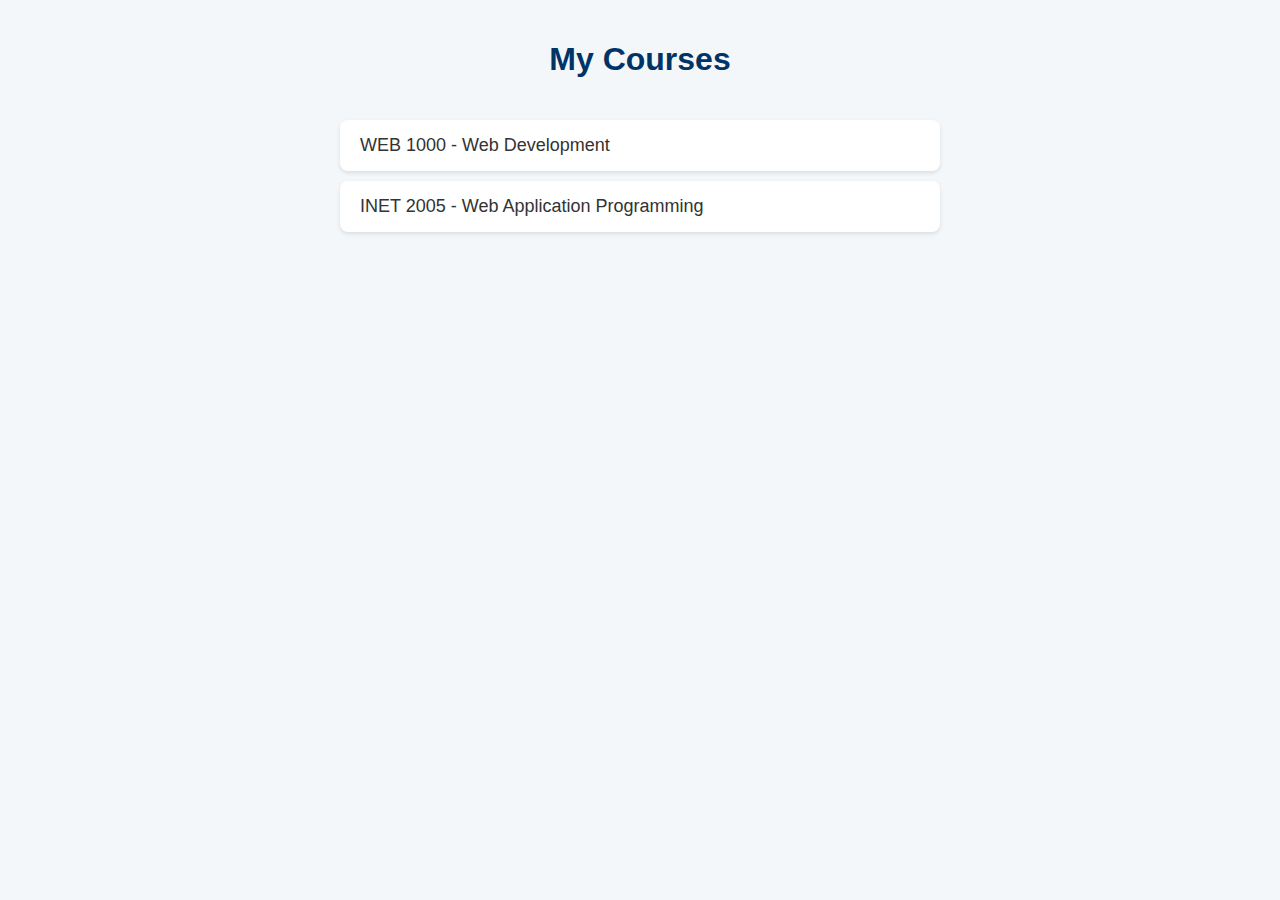
<file: courses/index.html>
<!DOCTYPE html>
<html lang="en">
<head>
    <meta charset="UTF-8">
    <meta name="viewport" content="width=device-width, initial-scale=1.0">
    <title>My Courses</title>

    <style>
        body {
            font-family: Arial, sans-serif;
            background-color: #f4f7fa;
            margin: 0;
            padding: 0;
        }

        h1 {
            text-align: center;
            padding: 20px;
            color: #003366;
        }

        .course-list {
            max-width: 600px;
            margin: 20px auto;
            padding: 0;
            list-style: none;
        }

        .course-list li {
            background-color: white;
            padding: 15px 20px;
            margin: 10px 0;
            border-radius: 8px;
            font-size: 18px;
            color: #333;
            box-shadow: 0 2px 4px rgba(0,0,0,0.1);
            transition: transform 0.25s ease, background-color 0.25s ease;
        }

        .course-list li:hover {
            transform: translateY(-4px);
            background-color: #e8f1ff;
        }
    </style>
</head>
<body>

    <h1>My Courses</h1>

    <ul class="course-list">
        <li>WEB 1000 - Web Development</li>
        <li>INET 2005 - Web Application Programming</li>
    </ul>

</body>
</html>
</file>
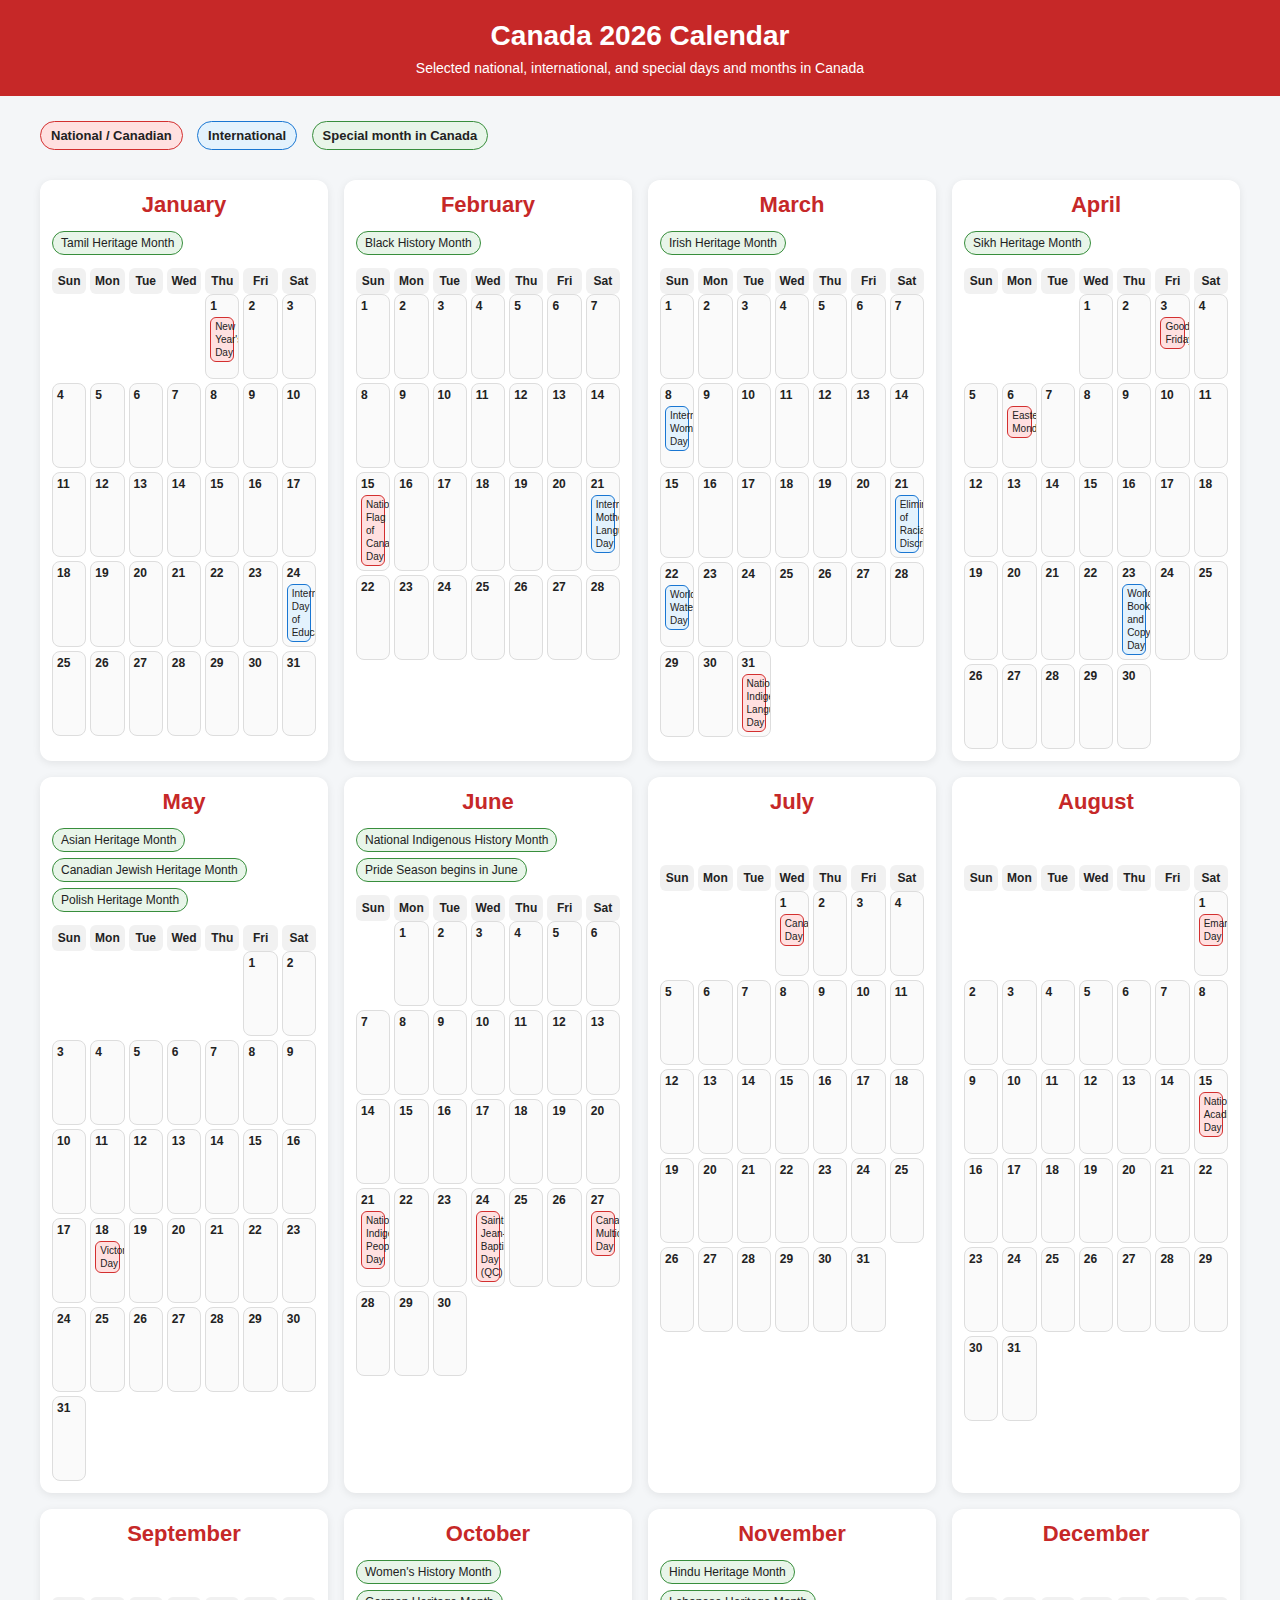
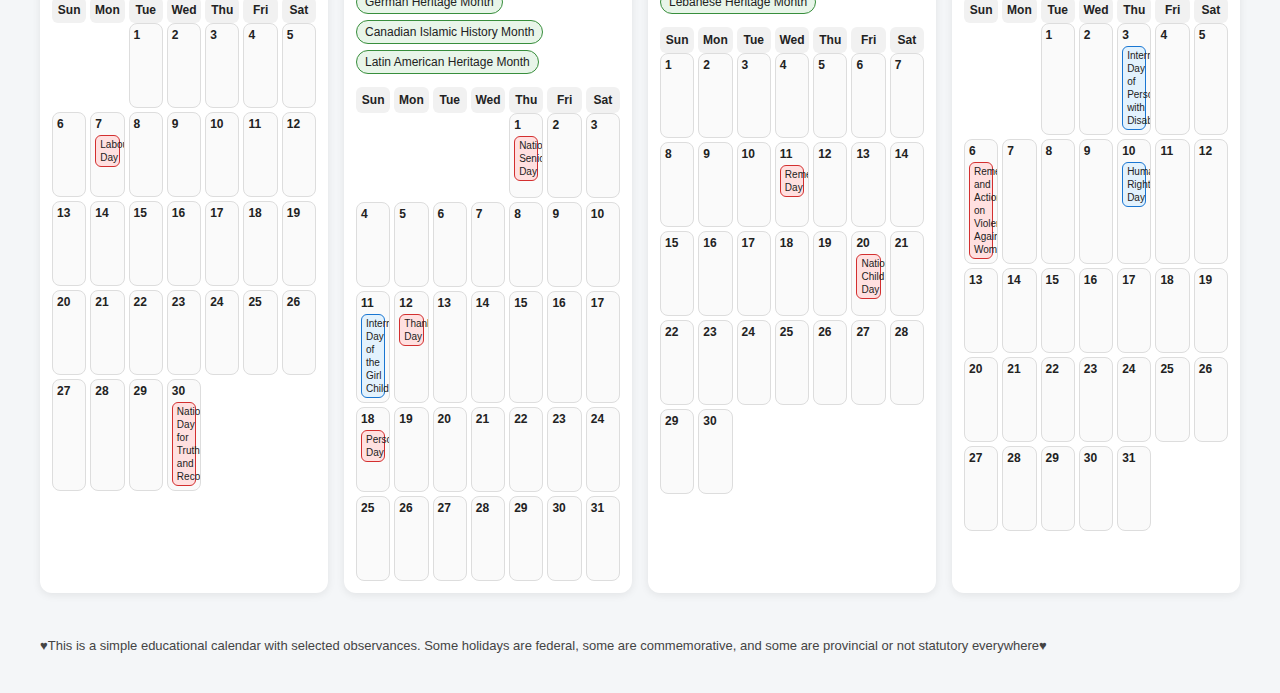
<file: calendar.html>
<!DOCTYPE html>
<html lang="en">
<head>
  <meta charset="UTF-8" />
  <meta name="viewport" content="width=device-width, initial-scale=1.0" />
  <title>Canada 2026 Calendar</title>
  <style>
    body {
      font-family: Arial, sans-serif;
      margin: 0;
      background: #f4f6f8;
      color: #222;
    }

    header {
      background: #c62828;
      color: white;
      padding: 20px;
      text-align: center;
    }

    header h1 {
      margin: 0 0 8px 0;
      font-size: 28px;
    }

    header p {
      margin: 0;
      font-size: 14px;
    }

    .legend {
      max-width: 1200px;
      margin: 20px auto 10px;
      padding: 0 15px;
    }

    .legend span {
      display: inline-block;
      margin: 5px 10px 5px 0;
      padding: 6px 10px;
      border-radius: 20px;
      font-size: 13px;
      font-weight: bold;
    }

    .national {
      background: #ffe0e0;
      border: 1px solid #d32f2f;
    }

    .international {
      background: #e3f2fd;
      border: 1px solid #1976d2;
    }

    .month-tag {
      background: #e8f5e9;
      border: 1px solid #388e3c;
    }

    .calendar {
      max-width: 1200px;
      margin: 0 auto 30px;
      padding: 15px;
      display: grid;
      grid-template-columns: repeat(auto-fit, minmax(280px, 1fr));
      gap: 16px;
    }

    .month {
      background: white;
      border-radius: 12px;
      box-shadow: 0 2px 8px rgba(0,0,0,0.08);
      padding: 12px;
    }

    .month h2 {
      margin: 0 0 10px 0;
      text-align: center;
      color: #c62828;
      font-size: 22px;
    }

    .month-notes {
      margin-bottom: 10px;
      min-height: 30px;
    }

    .month-notes .tag {
      display: inline-block;
      margin: 3px 4px 3px 0;
      padding: 4px 8px;
      border-radius: 14px;
      font-size: 12px;
      background: #e8f5e9;
      border: 1px solid #388e3c;
    }

    .days-header,
    .days-grid {
      display: grid;
      grid-template-columns: repeat(7, 1fr);
      gap: 4px;
    }

    .days-header div {
      text-align: center;
      font-weight: bold;
      font-size: 12px;
      padding: 6px 0;
      background: #f1f1f1;
      border-radius: 6px;
    }

    .day {
      min-height: 75px;
      background: #fafafa;
      border: 1px solid #ddd;
      border-radius: 8px;
      padding: 4px;
      font-size: 12px;
      overflow: hidden;
    }

    .empty {
      background: transparent;
      border: none;
    }

    .date-number {
      font-weight: bold;
      margin-bottom: 4px;
    }

    .event {
      display: block;
      margin-top: 4px;
      padding: 2px 4px;
      border-radius: 6px;
      font-size: 10px;
      line-height: 1.3;
    }

    .event.national {
      background: #ffe0e0;
      border: 1px solid #d32f2f;
    }

    .event.international {
      background: #e3f2fd;
      border: 1px solid #1976d2;
    }

    footer {
      max-width: 1200px;
      margin: 0 auto 40px;
      padding: 0 15px;
      font-size: 13px;
      color: #444;
    }
  </style>
</head>
<body>

  <header>
    <h1>Canada 2026 Calendar</h1>
    <p>Selected national, international, and special days and months in Canada</p>
  </header>

  <div class="legend">
    <span class="national">National / Canadian</span>
    <span class="international">International</span>
    <span class="month-tag">Special month in Canada</span>
  </div>

  <div class="calendar" id="calendar"></div>

  <footer>
    <p>
      ♥This is a simple educational calendar with selected observances.
      Some holidays are federal, some are commemorative, and some are provincial or not statutory everywhere♥
    </p>
  </footer>

  <script>
    const year = 2026;

    const monthNames = [
      "January", "February", "March", "April", "May", "June",
      "July", "August", "September", "October", "November", "December"
    ];

    const dayNames = ["Sun", "Mon", "Tue", "Wed", "Thu", "Fri", "Sat"];

    const monthSpecials = {
      0: ["Tamil Heritage Month"],
      1: ["Black History Month"],
      2: ["Irish Heritage Month"],
      3: ["Sikh Heritage Month"],
      4: ["Asian Heritage Month", "Canadian Jewish Heritage Month", "Polish Heritage Month"],
      5: ["National Indigenous History Month", "Pride Season begins in June"],
      9: ["Women's History Month", "German Heritage Month", "Canadian Islamic History Month", "Latin American Heritage Month"],
      10: ["Hindu Heritage Month", "Lebanese Heritage Month"]
    };

    const events = {
      "2026-01-01": [{ title: "New Year's Day", type: "national" }],
      "2026-01-24": [{ title: "International Day of Education", type: "international" }],

      "2026-02-15": [{ title: "National Flag of Canada Day", type: "national" }],
      "2026-02-21": [{ title: "International Mother Language Day", type: "international" }],

      "2026-03-08": [{ title: "International Women's Day", type: "international" }],
      "2026-03-21": [{ title: "Elimination of Racial Discrimination", type: "international" }],
      "2026-03-22": [{ title: "World Water Day", type: "international" }],
      "2026-03-31": [{ title: "National Indigenous Languages Day", type: "national" }],

      "2026-04-03": [{ title: "Good Friday", type: "national" }],
      "2026-04-06": [{ title: "Easter Monday", type: "national" }],
      "2026-04-23": [{ title: "World Book and Copyright Day", type: "international" }],

      "2026-05-18": [{ title: "Victoria Day", type: "national" }],

      "2026-06-21": [{ title: "National Indigenous Peoples Day", type: "national" }],
      "2026-06-24": [{ title: "Saint-Jean-Baptiste Day (QC)", type: "national" }],
      "2026-06-27": [{ title: "Canadian Multiculturalism Day", type: "national" }],

      "2026-07-01": [{ title: "Canada Day", type: "national" }],

      "2026-08-01": [{ title: "Emancipation Day", type: "national" }],
      "2026-08-15": [{ title: "National Acadian Day", type: "national" }],

      "2026-09-07": [{ title: "Labour Day", type: "national" }],
      "2026-09-30": [{ title: "National Day for Truth and Reconciliation", type: "national" }],

      "2026-10-01": [{ title: "National Seniors Day", type: "national" }],
      "2026-10-11": [{ title: "International Day of the Girl Child", type: "international" }],
      "2026-10-12": [{ title: "Thanksgiving Day", type: "national" }],
      "2026-10-18": [{ title: "Persons Day", type: "national" }],

      "2026-11-11": [{ title: "Remembrance Day", type: "national" }],
      "2026-11-20": [{ title: "National Child Day", type: "national" }],

      "2026-12-03": [{ title: "International Day of Persons with Disabilities", type: "international" }],
      "2026-12-06": [{ title: "Remembrance and Action on Violence Against Women", type: "national" }],
      "2026-12-10": [{ title: "Human Rights Day", type: "international" }]
    };

    const calendar = document.getElementById("calendar");

    function formatDate(y, m, d) {
      const mm = String(m + 1).padStart(2, "0");
      const dd = String(d).padStart(2, "0");
      return `${y}-${mm}-${dd}`;
    }

    function createMonth(monthIndex) {
      const monthDiv = document.createElement("div");
      monthDiv.className = "month";

      const title = document.createElement("h2");
      title.textContent = monthNames[monthIndex];
      monthDiv.appendChild(title);

      const notes = document.createElement("div");
      notes.className = "month-notes";

      if (monthSpecials[monthIndex]) {
        monthSpecials[monthIndex].forEach(item => {
          const tag = document.createElement("span");
          tag.className = "tag";
          tag.textContent = item;
          notes.appendChild(tag);
        });
      }

      monthDiv.appendChild(notes);

      const header = document.createElement("div");
      header.className = "days-header";
      dayNames.forEach(day => {
        const d = document.createElement("div");
        d.textContent = day;
        header.appendChild(d);
      });
      monthDiv.appendChild(header);

      const grid = document.createElement("div");
      grid.className = "days-grid";

      const firstDay = new Date(year, monthIndex, 1).getDay();
      const daysInMonth = new Date(year, monthIndex + 1, 0).getDate();

      for (let i = 0; i < firstDay; i++) {
        const empty = document.createElement("div");
        empty.className = "day empty";
        grid.appendChild(empty);
      }

      for (let day = 1; day <= daysInMonth; day++) {
        const fullDate = formatDate(year, monthIndex, day);

        const dayBox = document.createElement("div");
        dayBox.className = "day";

        const dateNumber = document.createElement("div");
        dateNumber.className = "date-number";
        dateNumber.textContent = day;
        dayBox.appendChild(dateNumber);

        if (events[fullDate]) {
          events[fullDate].forEach(ev => {
            const evDiv = document.createElement("div");
            evDiv.className = `event ${ev.type}`;
            evDiv.textContent = ev.title;
            dayBox.appendChild(evDiv);
          });
        }

        grid.appendChild(dayBox);
      }

      monthDiv.appendChild(grid);
      calendar.appendChild(monthDiv);
    }

    for (let i = 0; i < 12; i++) {
      createMonth(i);
    }
  </script>
</body>
</html>
</file>
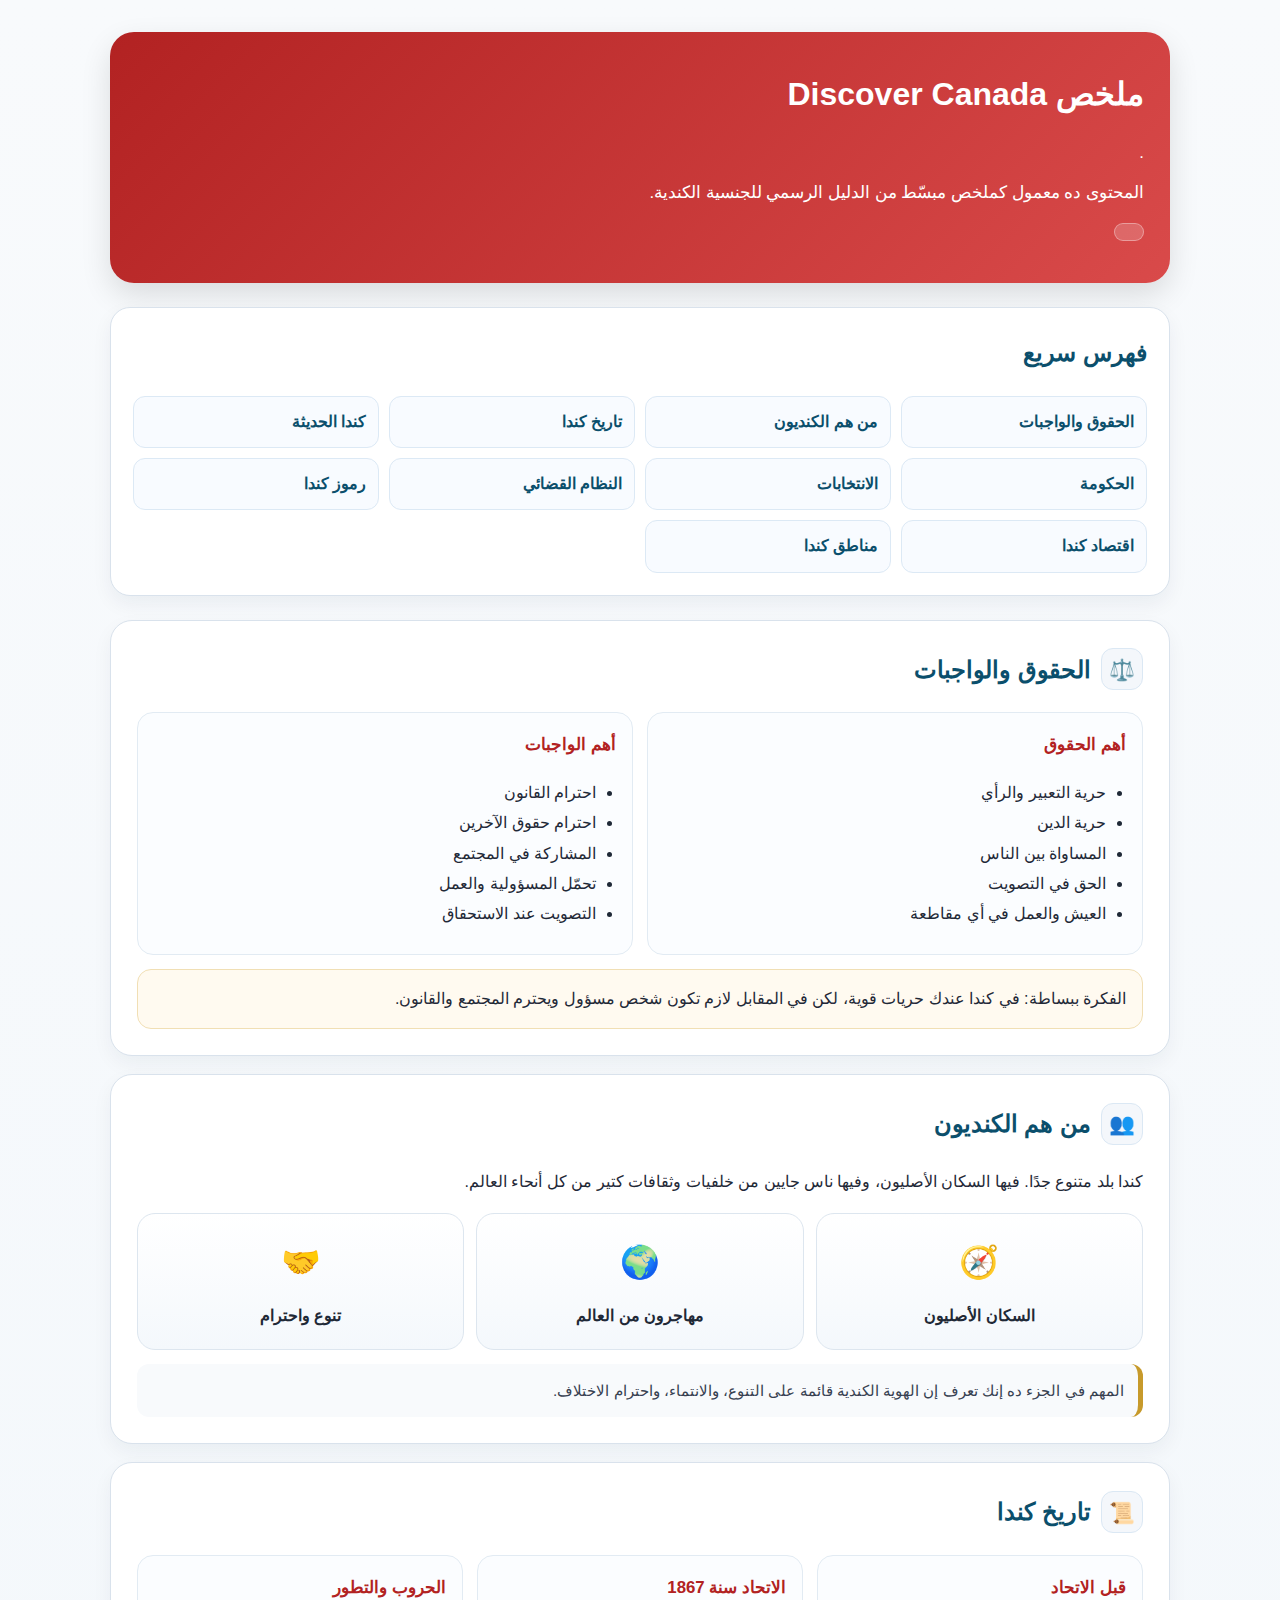
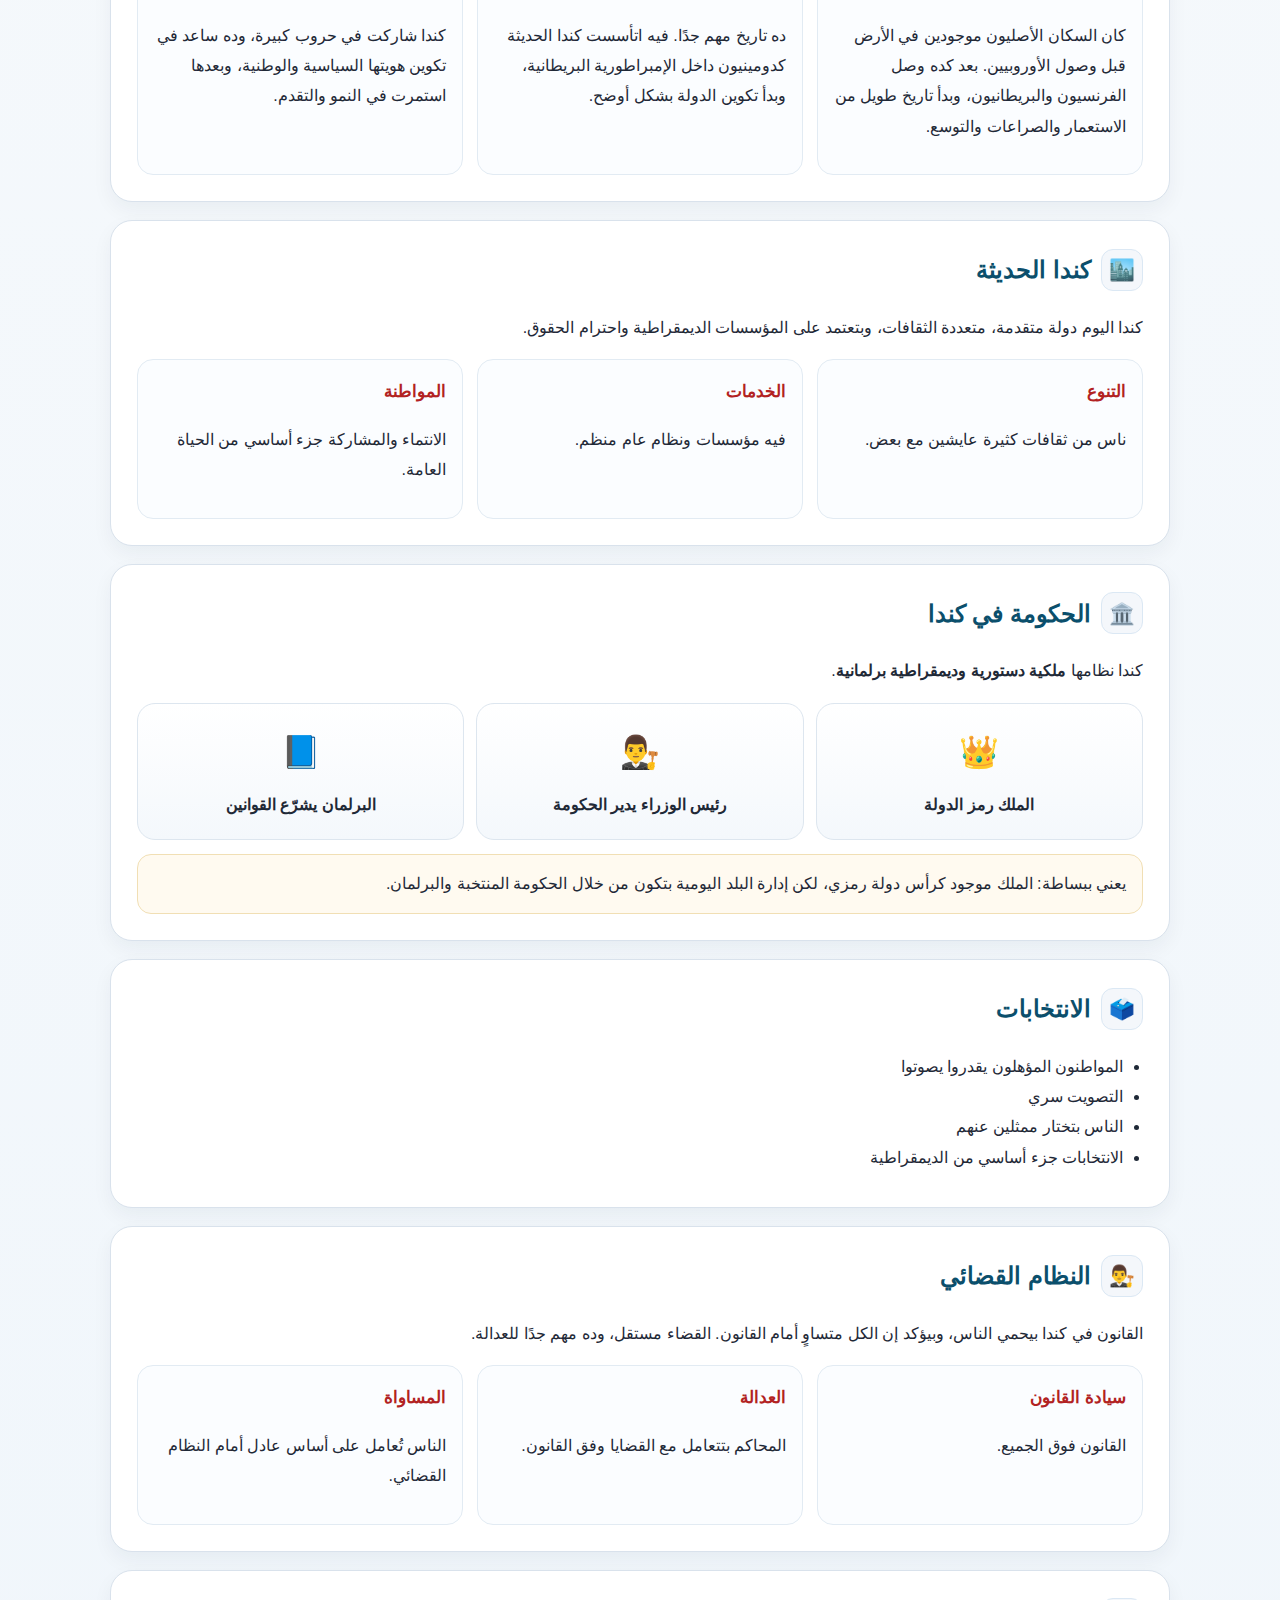
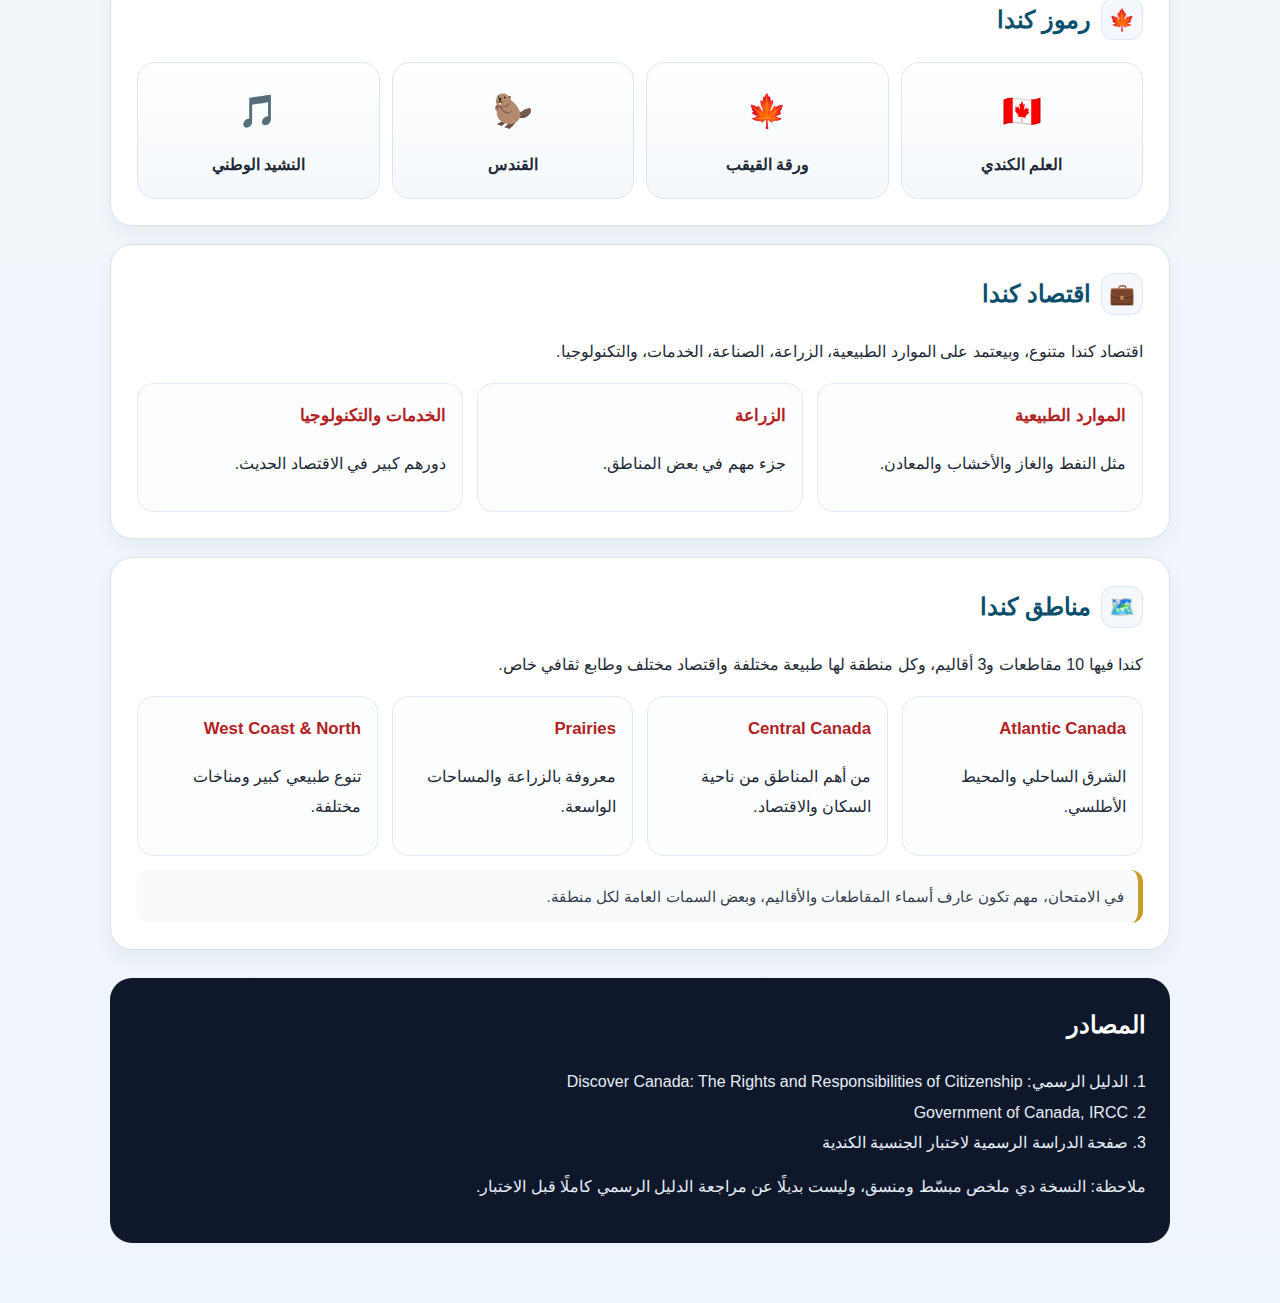
<file: Canada.html>
<!DOCTYPE html>
<html lang="ar" dir="rtl">
<head>
  <meta charset="UTF-8" />
  <meta name="viewport" content="width=device-width, initial-scale=1.0" />
  <title>ملخص Discover Canada</title>
  <style>
    :root{
      --primary:#b22222;
      --secondary:#0b4f6c;
      --accent:#f4f7fb;
      --gold:#c79a2b;
      --text:#1f2937;
      --card:#ffffff;
      --border:#d9e2ec;
    }
    *{box-sizing:border-box}
    body{
      margin:0;
      font-family: "Tahoma","Arial",sans-serif;
      background: linear-gradient(180deg,#f8fafc 0%,#eef5fb 100%);
      color:var(--text);
      line-height:1.9;
    }
    .container{
      max-width:1100px;
      margin:auto;
      padding:32px 20px 60px;
    }
    .hero{
      background: linear-gradient(135deg,var(--primary),#d94a4a);
      color:white;
      border-radius:24px;
      padding:32px 26px;
      box-shadow:0 12px 30px rgba(0,0,0,.12);
      margin-bottom:24px;
    }
    .hero h1{
      margin:0 0 12px;
      font-size:2rem;
    }
    .hero p{
      margin:8px 0;
      font-size:1.05rem;
    }
    .badge{
      display:inline-block;
      background:rgba(255,255,255,.18);
      border:1px solid rgba(255,255,255,.35);
      padding:8px 14px;
      border-radius:999px;
      margin:6px 0 0;
      font-size:.95rem;
    }
    .toc{
      background:var(--card);
      border:1px solid var(--border);
      border-radius:20px;
      padding:22px;
      box-shadow:0 8px 20px rgba(10,30,60,.06);
      margin-bottom:24px;
    }
    .toc h2{
      margin-top:0;
      color:var(--secondary);
    }
    .toc-grid{
      display:grid;
      grid-template-columns:repeat(auto-fit,minmax(220px,1fr));
      gap:10px;
    }
    .toc a{
      text-decoration:none;
      color:var(--secondary);
      background:#f8fbff;
      border:1px solid #dce9f5;
      border-radius:12px;
      padding:10px 12px;
      display:block;
      font-weight:700;
    }
    .section{
      background:var(--card);
      border:1px solid var(--border);
      border-radius:22px;
      padding:26px;
      margin:18px 0;
      box-shadow:0 8px 20px rgba(10,30,60,.05);
    }
    .section h2{
      margin-top:0;
      color:var(--secondary);
      display:flex;
      align-items:center;
      gap:10px;
      font-size:1.5rem;
    }
    .icon{
      width:42px;
      height:42px;
      border-radius:12px;
      display:inline-flex;
      align-items:center;
      justify-content:center;
      background:var(--accent);
      border:1px solid #dbe8f4;
      font-size:1.3rem;
    }
    .grid{
      display:grid;
      grid-template-columns:repeat(auto-fit,minmax(240px,1fr));
      gap:14px;
      margin-top:14px;
    }
    .card{
      background:#fbfdff;
      border:1px solid #e2ebf3;
      border-radius:16px;
      padding:16px;
    }
    .card h3{
      margin-top:0;
      color:var(--primary);
      font-size:1.05rem;
    }
    ul{
      padding-right:20px;
      margin:8px 0;
    }
    .mini{
      background:#fffaf0;
      border:1px solid #f1dfb4;
      padding:14px 16px;
      border-radius:14px;
      margin-top:14px;
    }
    .visual{
      display:flex;
      flex-wrap:wrap;
      gap:12px;
      margin-top:16px;
    }
    .visual-box{
      flex:1 1 180px;
      min-width:180px;
      background:linear-gradient(180deg,#ffffff,#f4f8fc);
      border:1px solid #dde6ef;
      border-radius:18px;
      padding:18px;
      text-align:center;
      font-weight:700;
    }
    .visual-box span{
      display:block;
      font-size:2rem;
      margin-bottom:8px;
    }
    .footer{
      margin-top:28px;
      background:#0f172a;
      color:#e5eef7;
      border-radius:22px;
      padding:24px;
    }
    .footer h2{
      margin-top:0;
      color:#fff;
    }
    .source-list{
      margin:0;
      padding-right:18px;
    }
    .note{
      font-size:.96rem;
      color:#374151;
      background:#f8fafc;
      border-right:5px solid var(--gold);
      padding:12px 14px;
      border-radius:12px;
      margin-top:14px;
    }
    @media (max-width:700px){
      .hero h1{font-size:1.6rem}
      .section{padding:20px}
    }
  </style>
</head>
<body>
  <div class="container">
    <section class="hero">
      <h1>ملخص Discover Canada </h1>
      <p>.</p>
      <p>المحتوى ده معمول كملخص مبسّط من الدليل الرسمي للجنسية الكندية.</p>
      <div class="badge"></div>
    </section>

    <section class="toc">
      <h2>فهرس سريع</h2>
      <div class="toc-grid">
        <a href="#rights">الحقوق والواجبات</a>
        <a href="#people">من هم الكنديون</a>
        <a href="#history">تاريخ كندا</a>
        <a href="#modern">كندا الحديثة</a>
        <a href="#government">الحكومة</a>
        <a href="#elections">الانتخابات</a>
        <a href="#justice">النظام القضائي</a>
        <a href="#symbols">رموز كندا</a>
        <a href="#economy">اقتصاد كندا</a>
        <a href="#regions">مناطق كندا</a>
      </div>
    </section>

    <section class="section" id="rights">
      <h2><span class="icon">⚖️</span> الحقوق والواجبات</h2>
      <div class="grid">
        <div class="card">
          <h3>أهم الحقوق</h3>
          <ul>
            <li>حرية التعبير والرأي</li>
            <li>حرية الدين</li>
            <li>المساواة بين الناس</li>
            <li>الحق في التصويت</li>
            <li>العيش والعمل في أي مقاطعة</li>
          </ul>
        </div>
        <div class="card">
          <h3>أهم الواجبات</h3>
          <ul>
            <li>احترام القانون</li>
            <li>احترام حقوق الآخرين</li>
            <li>المشاركة في المجتمع</li>
            <li>تحمّل المسؤولية والعمل</li>
            <li>التصويت عند الاستحقاق</li>
          </ul>
        </div>
      </div>
      <div class="mini">الفكرة ببساطة: في كندا عندك حريات قوية، لكن في المقابل لازم تكون شخص مسؤول ويحترم المجتمع والقانون.</div>
    </section>

    <section class="section" id="people">
      <h2><span class="icon">👥</span> من هم الكنديون</h2>
      <p>كندا بلد متنوع جدًا. فيها السكان الأصليون، وفيها ناس جايين من خلفيات وثقافات كتير من كل أنحاء العالم.</p>
      <div class="visual">
        <div class="visual-box"><span>🧭</span> السكان الأصليون</div>
        <div class="visual-box"><span>🌍</span> مهاجرون من العالم</div>
        <div class="visual-box"><span>🤝</span> تنوع واحترام</div>
      </div>
      <div class="note">المهم في الجزء ده إنك تعرف إن الهوية الكندية قائمة على التنوع، والانتماء، واحترام الاختلاف.</div>
    </section>

    <section class="section" id="history">
      <h2><span class="icon">📜</span> تاريخ كندا</h2>
      <div class="grid">
        <div class="card">
          <h3>قبل الاتحاد</h3>
          <p>كان السكان الأصليون موجودين في الأرض قبل وصول الأوروبيين. بعد كده وصل الفرنسيون والبريطانيون، وبدأ تاريخ طويل من الاستعمار والصراعات والتوسع.</p>
        </div>
        <div class="card">
          <h3>الاتحاد سنة 1867</h3>
          <p>ده تاريخ مهم جدًا. فيه اتأسست كندا الحديثة كدومينيون داخل الإمبراطورية البريطانية، وبدأ تكوين الدولة بشكل أوضح.</p>
        </div>
        <div class="card">
          <h3>الحروب والتطور</h3>
          <p>كندا شاركت في حروب كبيرة، وده ساعد في تكوين هويتها السياسية والوطنية، وبعدها استمرت في النمو والتقدم.</p>
        </div>
      </div>
    </section>

    <section class="section" id="modern">
      <h2><span class="icon">🏙️</span> كندا الحديثة</h2>
      <p>كندا اليوم دولة متقدمة، متعددة الثقافات، وبتعتمد على المؤسسات الديمقراطية واحترام الحقوق.</p>
      <div class="grid">
        <div class="card"><h3>التنوع</h3><p>ناس من ثقافات كثيرة عايشين مع بعض.</p></div>
        <div class="card"><h3>الخدمات</h3><p>فيه مؤسسات ونظام عام منظم.</p></div>
        <div class="card"><h3>المواطنة</h3><p>الانتماء والمشاركة جزء أساسي من الحياة العامة.</p></div>
      </div>
    </section>

    <section class="section" id="government">
      <h2><span class="icon">🏛️</span> الحكومة في كندا</h2>
      <p>كندا نظامها <strong>ملكية دستورية وديمقراطية برلمانية</strong>.</p>
      <div class="visual">
        <div class="visual-box"><span>👑</span> الملك رمز الدولة</div>
        <div class="visual-box"><span>👨‍⚖️</span> رئيس الوزراء يدير الحكومة</div>
        <div class="visual-box"><span>📘</span> البرلمان يشرّع القوانين</div>
      </div>
      <div class="mini">يعني ببساطة: الملك موجود كرأس دولة رمزي، لكن إدارة البلد اليومية بتكون من خلال الحكومة المنتخبة والبرلمان.</div>
    </section>

    <section class="section" id="elections">
      <h2><span class="icon">🗳️</span> الانتخابات</h2>
      <ul>
        <li>المواطنون المؤهلون يقدروا يصوتوا</li>
        <li>التصويت سري</li>
        <li>الناس بتختار ممثلين عنهم</li>
        <li>الانتخابات جزء أساسي من الديمقراطية</li>
      </ul>
    </section>

    <section class="section" id="justice">
      <h2><span class="icon">👨‍⚖️</span> النظام القضائي</h2>
      <p>القانون في كندا بيحمي الناس، وبيؤكد إن الكل متساوٍ أمام القانون. القضاء مستقل، وده مهم جدًا للعدالة.</p>
      <div class="grid">
        <div class="card"><h3>سيادة القانون</h3><p>القانون فوق الجميع.</p></div>
        <div class="card"><h3>العدالة</h3><p>المحاكم بتتعامل مع القضايا وفق القانون.</p></div>
        <div class="card"><h3>المساواة</h3><p>الناس تُعامل على أساس عادل أمام النظام القضائي.</p></div>
      </div>
    </section>

    <section class="section" id="symbols">
      <h2><span class="icon">🍁</span> رموز كندا</h2>
      <div class="visual">
        <div class="visual-box"><span>🇨🇦</span> العلم الكندي</div>
        <div class="visual-box"><span>🍁</span> ورقة القيقب</div>
        <div class="visual-box"><span>🦫</span> القندس</div>
        <div class="visual-box"><span>🎵</span> النشيد الوطني</div>
      </div>
    </section>

    <section class="section" id="economy">
      <h2><span class="icon">💼</span> اقتصاد كندا</h2>
      <p>اقتصاد كندا متنوع، وبيعتمد على الموارد الطبيعية، الزراعة، الصناعة، الخدمات، والتكنولوجيا.</p>
      <div class="grid">
        <div class="card"><h3>الموارد الطبيعية</h3><p>مثل النفط والغاز والأخشاب والمعادن.</p></div>
        <div class="card"><h3>الزراعة</h3><p>جزء مهم في بعض المناطق.</p></div>
        <div class="card"><h3>الخدمات والتكنولوجيا</h3><p>دورهم كبير في الاقتصاد الحديث.</p></div>
      </div>
    </section>

    <section class="section" id="regions">
      <h2><span class="icon">🗺️</span> مناطق كندا</h2>
      <p>كندا فيها 10 مقاطعات و3 أقاليم، وكل منطقة لها طبيعة مختلفة واقتصاد مختلف وطابع ثقافي خاص.</p>
      <div class="grid">
        <div class="card"><h3>Atlantic Canada</h3><p>الشرق الساحلي والمحيط الأطلسي.</p></div>
        <div class="card"><h3>Central Canada</h3><p>من أهم المناطق من ناحية السكان والاقتصاد.</p></div>
        <div class="card"><h3>Prairies</h3><p>معروفة بالزراعة والمساحات الواسعة.</p></div>
        <div class="card"><h3>West Coast & North</h3><p>تنوع طبيعي كبير ومناخات مختلفة.</p></div>
      </div>
      <div class="note">في الامتحان، مهم تكون عارف أسماء المقاطعات والأقاليم، وبعض السمات العامة لكل منطقة.</div>
    </section>

    <section class="footer">
      <h2>المصادر</h2>
      <ol class="source-list">
        <li>الدليل الرسمي: Discover Canada: The Rights and Responsibilities of Citizenship</li>
        <li>Government of Canada, IRCC</li>
        <li>صفحة الدراسة الرسمية لاختبار الجنسية الكندية</li>
      </ol>
      <p style="margin-top:14px;">ملاحظة: النسخة دي ملخص مبسّط ومنسق، وليست بديلًا عن مراجعة الدليل الرسمي كاملًا قبل الاختبار.</p>
    </section>
  </div>
</body>
</html>
</file>
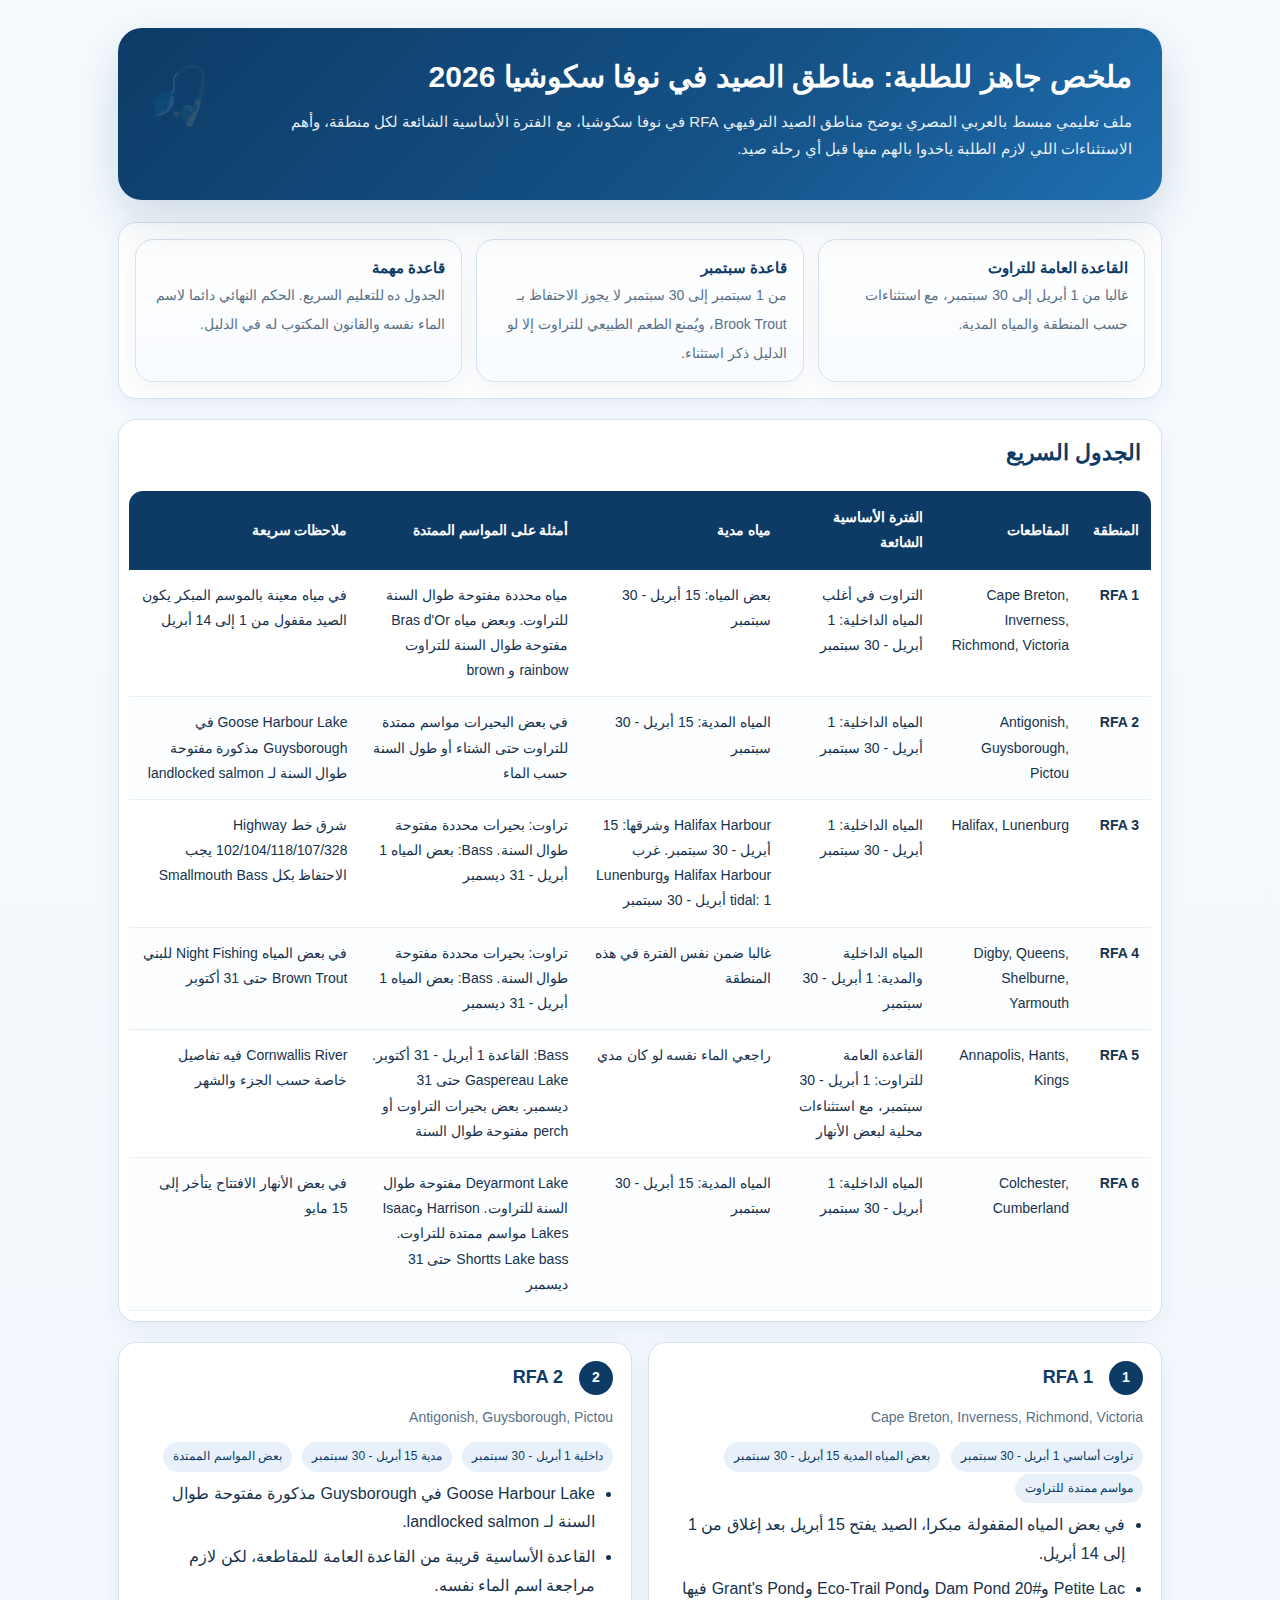
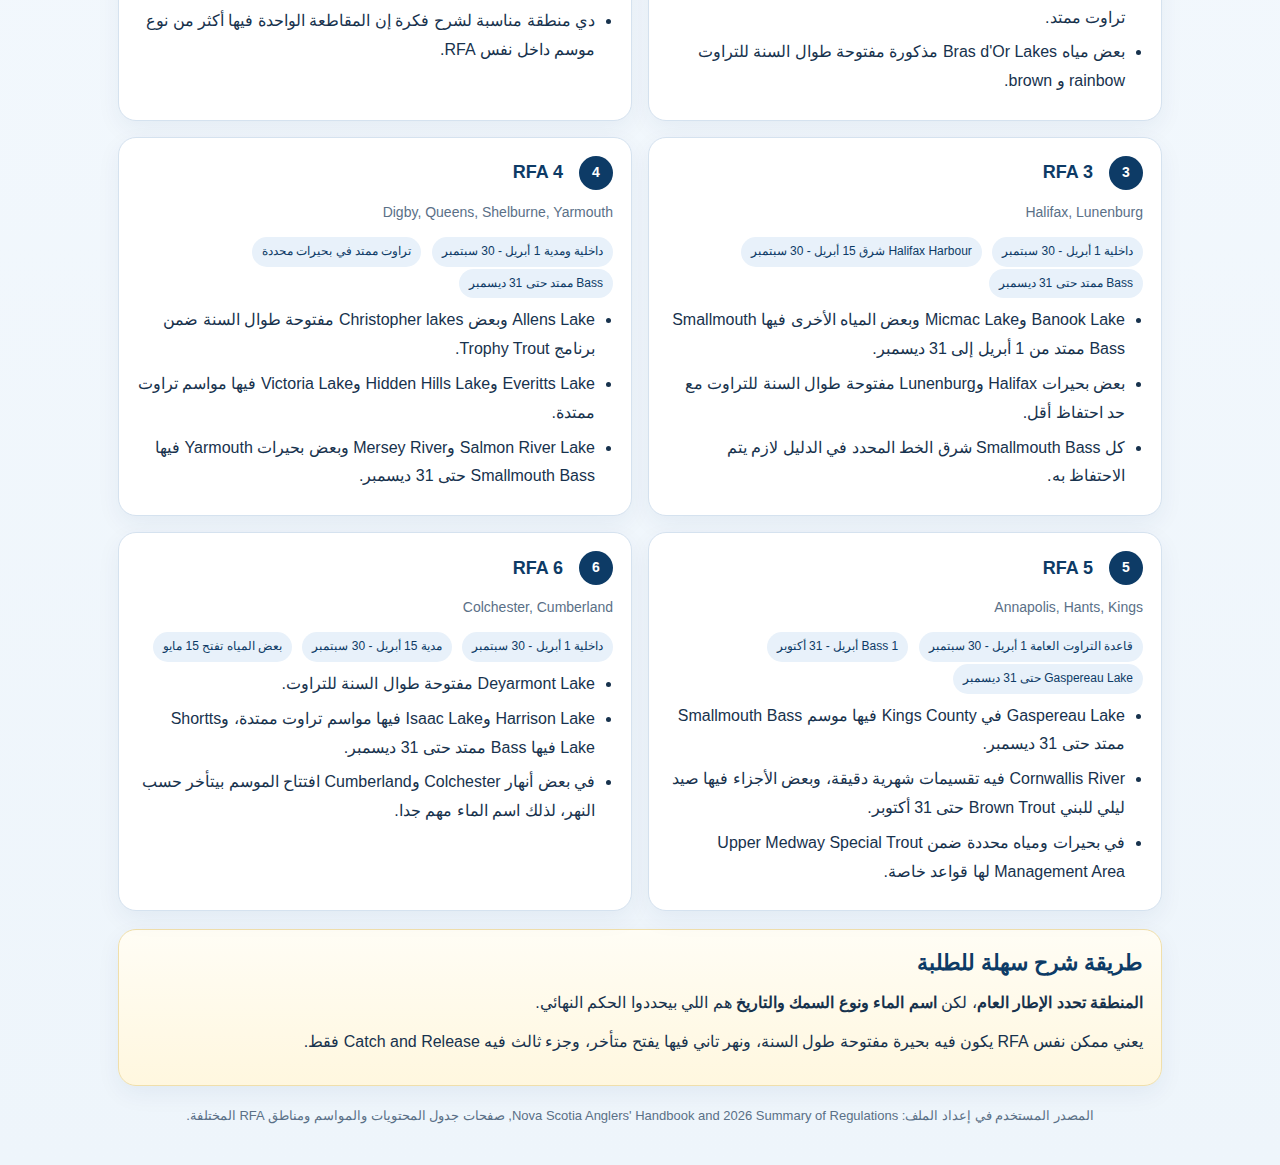
<file: fishNS.html>
<!DOCTYPE html>
<html lang="ar" dir="rtl">
<head>
  <meta charset="UTF-8" />
  <meta name="viewport" content="width=device-width, initial-scale=1.0" />
  <title>ملخص مناطق الصيد في نوفا سكوشيا 2026</title>
  <style>
    @font-face {
      font-family: 'NotoArabic';
      src: url('file:///usr/share/fonts/truetype/noto/NotoSansArabicUI-Regular.ttf') format('truetype');
      font-weight: 400;
    }
    @font-face {
      font-family: 'NotoArabic';
      src: url('file:///usr/share/fonts/truetype/noto/NotoSansArabic-CondensedBold.ttf') format('truetype');
      font-weight: 700;
    }
    :root {
      --navy: #0d3b66;
      --blue: #1f6fb2;
      --light: #eef5fb;
      --ink: #17324d;
      --muted: #5a7087;
      --border: #d5e2ef;
      --card: #ffffff;
      --chip: #e8f1fa;
      --gold: #f7c948;
      --success: #dff3e6;
    }
    * { box-sizing: border-box; }
    body {
      margin: 0;
      font-family: 'NotoArabic', Arial, sans-serif;
      color: var(--ink);
      background: linear-gradient(180deg, #f7fbff 0%, #eef5fb 100%);
      line-height: 1.8;
    }
    .page {
      max-width: 1100px;
      margin: 0 auto;
      padding: 28px;
    }
    .hero {
      background: linear-gradient(135deg, var(--navy), #155287 60%, var(--blue));
      color: #fff;
      border-radius: 24px;
      padding: 28px 30px;
      box-shadow: 0 18px 50px rgba(13,59,102,.18);
      margin-bottom: 22px;
      position: relative;
      overflow: hidden;
    }
    .hero::after {
      content: "🎣";
      position: absolute;
      left: 24px;
      top: 18px;
      font-size: 56px;
      opacity: .15;
    }
    h1, h2, h3 { margin: 0 0 10px; line-height: 1.4; }
    h1 { font-size: 30px; font-weight: 700; }
    h2 { font-size: 22px; color: var(--navy); }
    h3 { font-size: 18px; color: var(--navy); }
    p { margin: 0 0 10px; }
    .sub { font-size: 15px; color: rgba(255,255,255,.92); max-width: 900px; }
    .meta, .note-box, .mini-card, .card, .table-wrap, .filters {
      background: var(--card);
      border: 1px solid var(--border);
      border-radius: 18px;
      box-shadow: 0 8px 24px rgba(13,59,102,.06);
    }
    .meta {
      display: grid;
      grid-template-columns: repeat(3, 1fr);
      gap: 14px;
      padding: 16px;
      margin-bottom: 20px;
    }
    .mini-card {
      padding: 14px 16px;
      background: linear-gradient(180deg, #fff, #f8fbff);
    }
    .mini-card strong { display: block; color: var(--navy); font-size: 15px; }
    .mini-card span { color: var(--muted); font-size: 14px; }
    .filters {
      padding: 18px;
      margin-bottom: 16px;
    }
    .filter-row {
      display: flex;
      flex-wrap: wrap;
      gap: 10px;
      align-items: center;
      margin-top: 10px;
    }
    input[type="search"] {
      flex: 1 1 320px;
      border: 1px solid var(--border);
      border-radius: 12px;
      padding: 12px 14px;
      font-family: inherit;
      font-size: 14px;
      background: #fff;
    }
    button {
      border: 0;
      border-radius: 999px;
      padding: 10px 16px;
      font-family: inherit;
      font-size: 14px;
      cursor: pointer;
      background: var(--chip);
      color: var(--navy);
      transition: .2s ease;
    }
    button:hover, button.active { background: var(--navy); color: #fff; }
    .table-wrap { overflow-x: auto; padding: 10px; margin-bottom: 20px; }
    table {
      width: 100%;
      border-collapse: separate;
      border-spacing: 0;
      min-width: 880px;
      font-size: 14px;
    }
    thead th {
      background: var(--navy);
      color: #fff;
      padding: 14px 12px;
      text-align: right;
      font-weight: 700;
      border-bottom: 0;
    }
    thead th:first-child { border-top-right-radius: 14px; }
    thead th:last-child { border-top-left-radius: 14px; }
    tbody td {
      padding: 13px 12px;
      background: #fff;
      border-bottom: 1px solid #e6eef6;
      vertical-align: top;
    }
    tbody tr:nth-child(even) td { background: #fbfdff; }
    .tag {
      display: inline-block;
      background: var(--chip);
      color: var(--navy);
      border-radius: 999px;
      padding: 4px 10px;
      font-size: 12px;
      margin: 2px 0 0 6px;
      white-space: nowrap;
    }
    .cards {
      display: grid;
      grid-template-columns: repeat(2, minmax(0, 1fr));
      gap: 16px;
      margin-bottom: 18px;
    }
    .card {
      padding: 18px;
      break-inside: avoid;
    }
    .card h3 { display: flex; align-items: center; gap: 8px; }
    .badge {
      display: inline-flex;
      align-items: center;
      justify-content: center;
      width: 34px;
      height: 34px;
      border-radius: 50%;
      background: var(--navy);
      color: #fff;
      font-size: 14px;
      font-weight: 700;
      margin-left: 8px;
      flex: 0 0 auto;
    }
    .counties { color: var(--muted); font-size: 14px; margin-bottom: 10px; }
    ul { margin: 8px 0 0; padding: 0 18px 0 0; }
    li { margin-bottom: 6px; }
    .note-box {
      padding: 18px;
      margin-top: 18px;
      background: linear-gradient(180deg, #fffdf5, #fff7df);
      border-color: #f0dfab;
    }
    .footer {
      color: var(--muted);
      font-size: 13px;
      margin-top: 18px;
      text-align: center;
    }
    .source { font-size: 13px; color: var(--muted); }
    .hidden { display: none !important; }

    @media (max-width: 820px) {
      .meta, .cards { grid-template-columns: 1fr; }
      .page { padding: 16px; }
      h1 { font-size: 24px; }
    }

    @media print {
      body { background: #fff; }
      .page { max-width: none; padding: 14mm; }
      .hero, .meta, .filters, .table-wrap, .card, .note-box {
        box-shadow: none;
      }
      .filters button { display: none; }
      .filters input { border: 1px solid #bbb; }
      .cards { grid-template-columns: 1fr 1fr; }
      .hero { page-break-inside: avoid; }
      .table-wrap, .note-box, .cards { page-break-inside: avoid; }
    }
  </style>
</head>
<body>
  <div class="page">
    <section class="hero">
      <h1>ملخص جاهز للطلبة: مناطق الصيد في نوفا سكوشيا 2026</h1>
      <p class="sub">ملف تعليمي مبسط بالعربي المصري يوضح مناطق الصيد الترفيهي RFA في نوفا سكوشيا، مع الفترة الأساسية الشائعة لكل منطقة، وأهم الاستثناءات اللي لازم الطلبة ياخدوا بالهم منها قبل أي رحلة صيد.</p>
    </section>

    <section class="meta">
      <div class="mini-card"><strong>القاعدة العامة للتراوت</strong><span>غالبا من 1 أبريل إلى 30 سبتمبر، مع استثناءات حسب المنطقة والمياه المدية.</span></div>
      <div class="mini-card"><strong>قاعدة سبتمبر</strong><span>من 1 سبتمبر إلى 30 سبتمبر لا يجوز الاحتفاظ بـ Brook Trout، ويُمنع الطعم الطبيعي للتراوت إلا لو الدليل ذكر استثناء.</span></div>
      <div class="mini-card"><strong>قاعدة مهمة</strong><span>الجدول ده للتعليم السريع. الحكم النهائي دائما لاسم الماء نفسه والقانون المكتوب له في الدليل.</span></div>
    </section>
<!--
    <section class="filters">
      <h2>نسخة تفاعلية للشرح أو Brightspace</h2>
      <p>اكتبي اسم المقاطعة أو RFA في البحث، أو استخدمي الأزرار لإظهار المناطق التي فيها مواسم ممتدة.</p>
      <div class="filter-row">
        <input type="search" id="searchBox" placeholder="ابحثي: Halifax أو RFA 3 أو Kings مثلا" />
        <button data-filter="all" class="active">كل المناطق</button>
        <button data-filter="extended-trout">مواسم تراوت ممتدة</button>
        <button data-filter="extended-bass">مواسم Bass ممتدة</button>
        <button id="resetBtn">إعادة ضبط</button>
      </div>
    </section>
-->
    <section class="table-wrap">
      <h2 style="padding:8px 10px 12px;">الجدول السريع</h2>
      <table>
        <thead>
          <tr>
            <th>المنطقة</th>
            <th>المقاطعات</th>
            <th>الفترة الأساسية الشائعة</th>
            <th>مياه مدية</th>
            <th>أمثلة على المواسم الممتدة</th>
            <th>ملاحظات سريعة</th>
          </tr>
        </thead>
        <tbody>
          <tr>
            <td><strong>RFA 1</strong></td>
            <td>Cape Breton, Inverness, Richmond, Victoria</td>
            <td>التراوت في أغلب المياه الداخلية: 1 أبريل - 30 سبتمبر</td>
            <td>بعض المياه: 15 أبريل - 30 سبتمبر</td>
            <td>مياه محددة مفتوحة طوال السنة للتراوت. وبعض مياه Bras d'Or مفتوحة طوال السنة للتراوت rainbow و brown</td>
            <td>في مياه معينة بالموسم المبكر يكون الصيد مقفول من 1 إلى 14 أبريل</td>
          </tr>
          <tr>
            <td><strong>RFA 2</strong></td>
            <td>Antigonish, Guysborough, Pictou</td>
            <td>المياه الداخلية: 1 أبريل - 30 سبتمبر</td>
            <td>المياه المدية: 15 أبريل - 30 سبتمبر</td>
            <td>في بعض البحيرات مواسم ممتدة للتراوت حتى الشتاء أو طول السنة حسب الماء</td>
            <td>Goose Harbour Lake في Guysborough مذكورة مفتوحة طوال السنة لـ landlocked salmon</td>
          </tr>
          <tr>
            <td><strong>RFA 3</strong></td>
            <td>Halifax, Lunenburg</td>
            <td>المياه الداخلية: 1 أبريل - 30 سبتمبر</td>
            <td>Halifax Harbour وشرقها: 15 أبريل - 30 سبتمبر. غرب Halifax Harbour وLunenburg tidal: 1 أبريل - 30 سبتمبر</td>
            <td>تراوت: بحيرات محددة مفتوحة طوال السنة. Bass: بعض المياه 1 أبريل - 31 ديسمبر</td>
            <td>شرق خط Highway 102/104/118/107/328 يجب الاحتفاظ بكل Smallmouth Bass</td>
          </tr>
          <tr>
            <td><strong>RFA 4</strong></td>
            <td>Digby, Queens, Shelburne, Yarmouth</td>
            <td>المياه الداخلية والمدية: 1 أبريل - 30 سبتمبر</td>
            <td>غالبا ضمن نفس الفترة في هذه المنطقة</td>
            <td>تراوت: بحيرات محددة مفتوحة طوال السنة. Bass: بعض المياه 1 أبريل - 31 ديسمبر</td>
            <td>في بعض المياه Night Fishing للبني Brown Trout حتى 31 أكتوبر</td>
          </tr>
          <tr>
            <td><strong>RFA 5</strong></td>
            <td>Annapolis, Hants, Kings</td>
            <td>القاعدة العامة للتراوت: 1 أبريل - 30 سبتمبر، مع استثناءات محلية لبعض الأنهار</td>
            <td>راجعي الماء نفسه لو كان مدي</td>
            <td>Bass: القاعدة 1 أبريل - 31 أكتوبر. Gaspereau Lake حتى 31 ديسمبر. بعض بحيرات التراوت أو perch مفتوحة طوال السنة</td>
            <td>Cornwallis River فيه تفاصيل خاصة حسب الجزء والشهر</td>
          </tr>
          <tr>
            <td><strong>RFA 6</strong></td>
            <td>Colchester, Cumberland</td>
            <td>المياه الداخلية: 1 أبريل - 30 سبتمبر</td>
            <td>المياه المدية: 15 أبريل - 30 سبتمبر</td>
            <td>Deyarmont Lake مفتوحة طوال السنة للتراوت. Harrison وIsaac Lakes مواسم ممتدة للتراوت. Shortts Lake bass حتى 31 ديسمبر</td>
            <td>في بعض الأنهار الافتتاح يتأخر إلى 15 مايو</td>
          </tr>
        </tbody>
      </table>
    </section>

    <section class="cards" id="cardsContainer">
      <article class="card area-card" data-tags="rfa1 capebreton inverness richmond victoria extended-trout">
        <h3><span class="badge">1</span> RFA 1</h3>
        <p class="counties">Cape Breton, Inverness, Richmond, Victoria</p>
        <span class="tag">تراوت أساسي 1 أبريل - 30 سبتمبر</span>
        <span class="tag">بعض المياه المدية 15 أبريل - 30 سبتمبر</span>
        <span class="tag">مواسم ممتدة للتراوت</span>
        <ul>
          <li>في بعض المياه المقفولة مبكرا، الصيد يفتح 15 أبريل بعد إغلاق من 1 إلى 14 أبريل.</li>
          <li>Petite Lac و#20 Dam Pond وEco-Trail Pond وGrant's Pond فيها تراوت ممتد.</li>
          <li>بعض مياه Bras d'Or Lakes مذكورة مفتوحة طوال السنة للتراوت rainbow و brown.</li>
        </ul>
      </article>

      <article class="card area-card" data-tags="rfa2 antigonish guysborough pictou extended-trout">
        <h3><span class="badge">2</span> RFA 2</h3>
        <p class="counties">Antigonish, Guysborough, Pictou</p>
        <span class="tag">داخلية 1 أبريل - 30 سبتمبر</span>
        <span class="tag">مدية 15 أبريل - 30 سبتمبر</span>
        <span class="tag">بعض المواسم الممتدة</span>
        <ul>
          <li>Goose Harbour Lake في Guysborough مذكورة مفتوحة طوال السنة لـ landlocked salmon.</li>
          <li>القاعدة الأساسية قريبة من القاعدة العامة للمقاطعة، لكن لازم مراجعة اسم الماء نفسه.</li>
          <li>دي منطقة مناسبة لشرح فكرة إن المقاطعة الواحدة فيها أكثر من نوع موسم داخل نفس RFA.</li>
        </ul>
      </article>

      <article class="card area-card" data-tags="rfa3 halifax lunenburg extended-trout extended-bass">
        <h3><span class="badge">3</span> RFA 3</h3>
        <p class="counties">Halifax, Lunenburg</p>
        <span class="tag">داخلية 1 أبريل - 30 سبتمبر</span>
        <span class="tag">Halifax Harbour شرق 15 أبريل - 30 سبتمبر</span>
        <span class="tag">Bass ممتد حتى 31 ديسمبر</span>
        <ul>
          <li>Banook Lake وMicmac Lake وبعض المياه الأخرى فيها Smallmouth Bass ممتد من 1 أبريل إلى 31 ديسمبر.</li>
          <li>بعض بحيرات Halifax وLunenburg مفتوحة طوال السنة للتراوت مع حد احتفاظ أقل.</li>
          <li>كل Smallmouth Bass شرق الخط المحدد في الدليل لازم يتم الاحتفاظ به.</li>
        </ul>
      </article>

      <article class="card area-card" data-tags="rfa4 digby queens shelburne yarmouth extended-trout extended-bass">
        <h3><span class="badge">4</span> RFA 4</h3>
        <p class="counties">Digby, Queens, Shelburne, Yarmouth</p>
        <span class="tag">داخلية ومدية 1 أبريل - 30 سبتمبر</span>
        <span class="tag">تراوت ممتد في بحيرات محددة</span>
        <span class="tag">Bass ممتد حتى 31 ديسمبر</span>
        <ul>
          <li>Allens Lake وبعض Christopher lakes مفتوحة طوال السنة ضمن برنامج Trophy Trout.</li>
          <li>Everitts Lake وHidden Hills Lake وVictoria Lake فيها مواسم تراوت ممتدة.</li>
          <li>Salmon River Lake وMersey River وبعض بحيرات Yarmouth فيها Smallmouth Bass حتى 31 ديسمبر.</li>
        </ul>
      </article>

      <article class="card area-card" data-tags="rfa5 annapolis hants kings extended-trout extended-bass">
        <h3><span class="badge">5</span> RFA 5</h3>
        <p class="counties">Annapolis, Hants, Kings</p>
        <span class="tag">قاعدة التراوت العامة 1 أبريل - 30 سبتمبر</span>
        <span class="tag">Bass 1 أبريل - 31 أكتوبر</span>
        <span class="tag">Gaspereau Lake حتى 31 ديسمبر</span>
        <ul>
          <li>Gaspereau Lake في Kings County فيها موسم Smallmouth Bass ممتد حتى 31 ديسمبر.</li>
          <li>Cornwallis River فيه تقسيمات شهرية دقيقة، وبعض الأجزاء فيها صيد ليلي للبني Brown Trout حتى 31 أكتوبر.</li>
          <li>في بحيرات ومياه محددة ضمن Upper Medway Special Trout Management Area لها قواعد خاصة.</li>
        </ul>
      </article>

      <article class="card area-card" data-tags="rfa6 colchester cumberland extended-trout extended-bass">
        <h3><span class="badge">6</span> RFA 6</h3>
        <p class="counties">Colchester, Cumberland</p>
        <span class="tag">داخلية 1 أبريل - 30 سبتمبر</span>
        <span class="tag">مدية 15 أبريل - 30 سبتمبر</span>
        <span class="tag">بعض المياه تفتح 15 مايو</span>
        <ul>
          <li>Deyarmont Lake مفتوحة طوال السنة للتراوت.</li>
          <li>Harrison Lake وIsaac Lake فيها مواسم تراوت ممتدة، وShortts Lake فيها Bass ممتد حتى 31 ديسمبر.</li>
          <li>في بعض أنهار Colchester وCumberland افتتاح الموسم بيتأخر حسب النهر، لذلك اسم الماء مهم جدا.</li>
        </ul>
      </article>
    </section>

    <section class="note-box">
      <h2>طريقة شرح سهلة للطلبة</h2>
      <p><strong>المنطقة تحدد الإطار العام</strong>، لكن <strong>اسم الماء ونوع السمك والتاريخ</strong> هم اللي بيحددوا الحكم النهائي.</p>
      <p>يعني ممكن نفس RFA يكون فيه بحيرة مفتوحة طول السنة، ونهر تاني فيها يفتح متأخر، وجزء ثالث فيه Catch and Release فقط.</p>
    </section>

    <p class="footer">المصدر المستخدم في إعداد الملف: Nova Scotia Anglers' Handbook and 2026 Summary of Regulations, صفحات جدول المحتويات والمواسم ومناطق RFA المختلفة.</p>
  </div>

  <script>
    const searchBox = document.getElementById('searchBox');
    const cards = Array.from(document.querySelectorAll('.area-card'));
    const buttons = Array.from(document.querySelectorAll('button[data-filter]'));
    const resetBtn = document.getElementById('resetBtn');
    let activeFilter = 'all';

    function applyFilters() {
      const q = (searchBox.value || '').trim().toLowerCase();
      cards.forEach(card => {
        const tags = card.dataset.tags.toLowerCase();
        const matchText = !q || tags.includes(q) || card.textContent.toLowerCase().includes(q);
        const matchFilter = activeFilter === 'all' || tags.includes(activeFilter);
        card.classList.toggle('hidden', !(matchText && matchFilter));
      });
    }

    searchBox.addEventListener('input', applyFilters);
    buttons.forEach(btn => btn.addEventListener('click', () => {
      buttons.forEach(b => b.classList.remove('active'));
      btn.classList.add('active');
      activeFilter = btn.dataset.filter;
      applyFilters();
    }));
    resetBtn.addEventListener('click', () => {
      searchBox.value = '';
      activeFilter = 'all';
      buttons.forEach(b => b.classList.toggle('active', b.dataset.filter === 'all'));
      applyFilters();
    });
  </script>
</body>
</html>
</file>
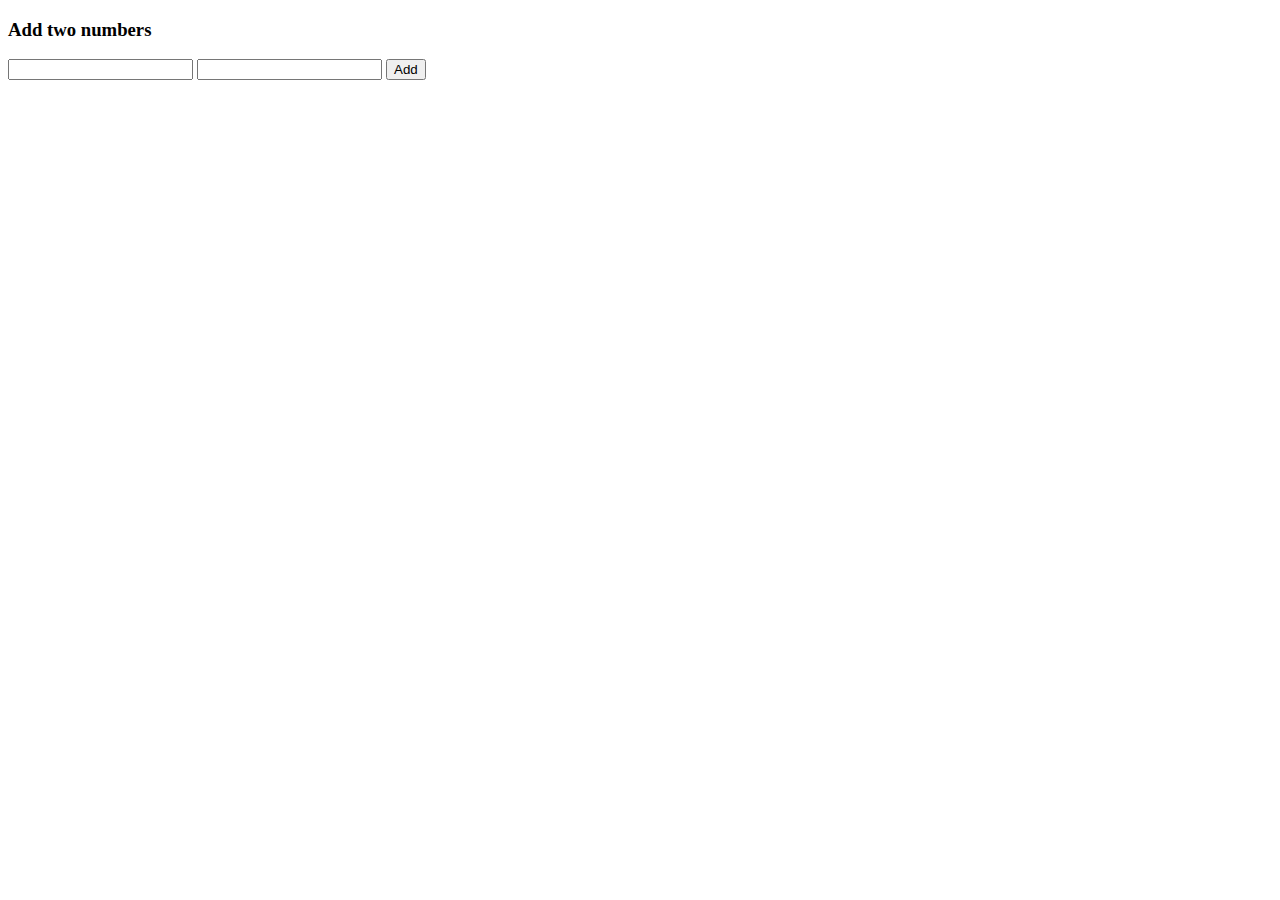
<file: test1.html>
<!DOCTYPE html>
<html>
<body>

  <h3>Add two numbers</h3>

  <input id="a" type="number">
  <input id="b" type="number">

  <button onclick="add()">Add</button>

  <p id="result"></p>

  <script>
    function add() {
      let x = Number(document.getElementById("a").value);
      let y = Number(document.getElementById("b").value);
      document.getElementById("result").innerHTML = x + y;
    }
  </script>

</body>
</html>
</file>
